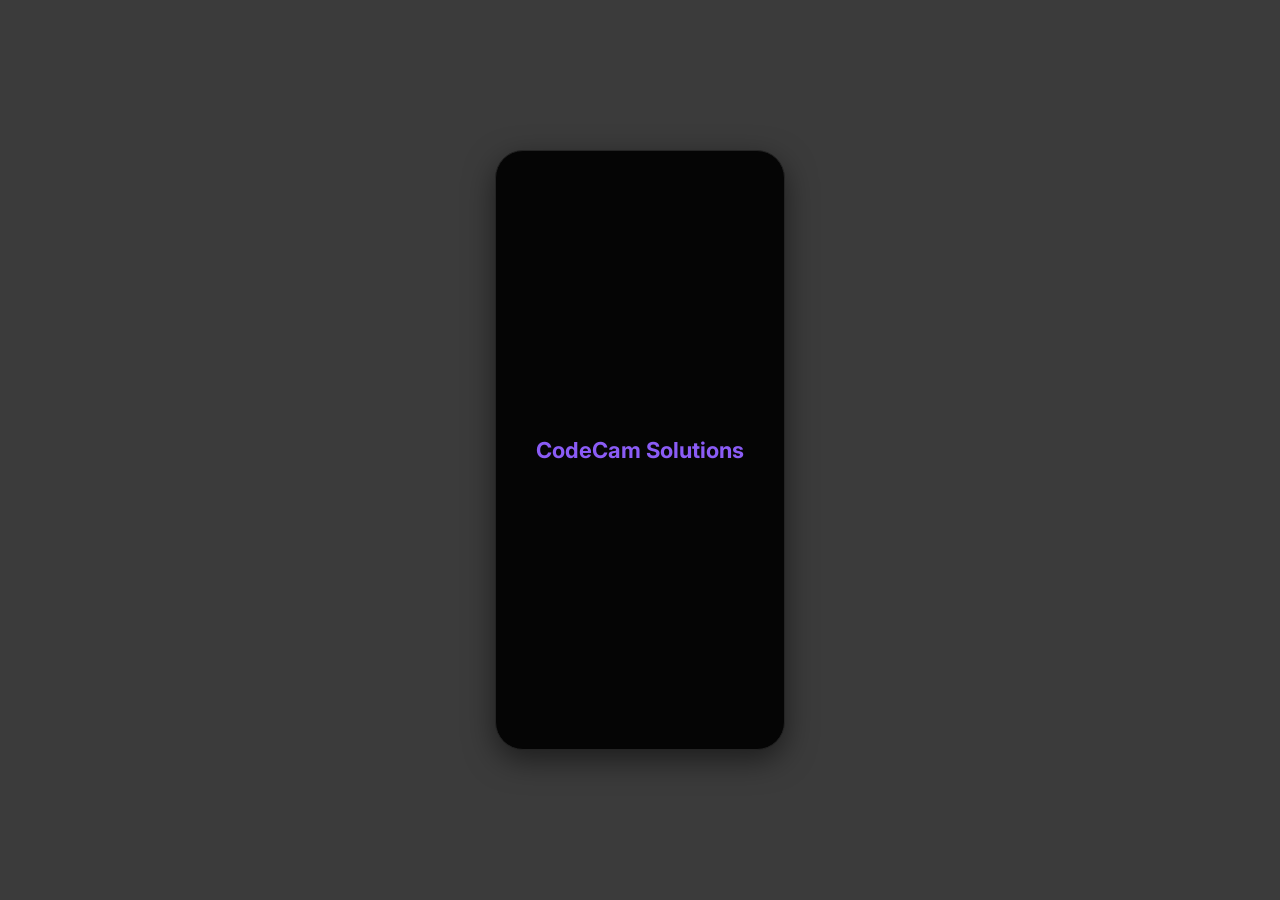
<file: index.html>
<!DOCTYPE html>
<html lang="pt-BR">
<head>
    <meta charset="UTF-8">
    <meta name="viewport" content="width=device-width, initial-scale=1.0">
    <title>CodeCam Solutions</title>
    <link rel="stylesheet" href="styles/style.css">
    <link rel="preconnect" href="https://fonts.googleapis.com">
    <link rel="preconnect" href="https://fonts.gstatic.com" crossorigin>
    <link href="https://fonts.googleapis.com/css2?family=Inter:wght@300;400;500;600;700&display=swap" rel="stylesheet">
</head>
<body>
    <script src="script/script.js"></script>
    <main class="container-geral">
        <section class="tela celular tela-inicial">
            <div class="logo-container">
                <h1>CodeCam Solutions</h1>
            </div>
        </section>
    </main>
</body>
</html>
</file>
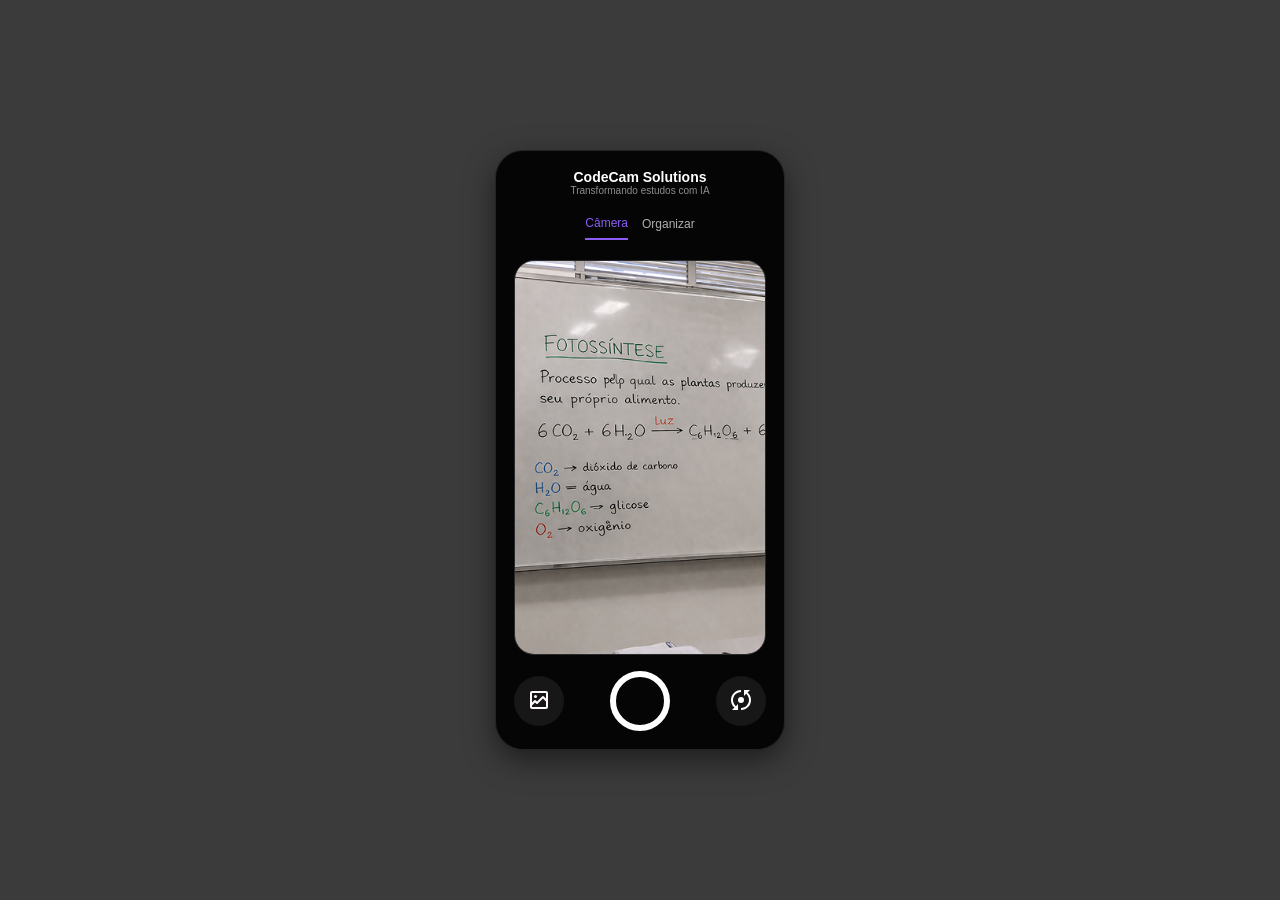
<file: pages/cam.html>
<!DOCTYPE html>
<html lang="en">
<head>
    <meta charset="UTF-8">
    <meta name="viewport" content="width=device-width, initial-scale=1.0">
    <title>CodeCam Solutions</title>
    <link rel="stylesheet" href="../styles/style.css">
</head>
<body>
    
    <section class="tela celular">
        <header class="topo">
            <div>
                <h2>CodeCam Solutions</h2>
                <p>Transformando estudos com IA</p>
            </div>
        </header>

        <nav class="abas">
            <button class="aba ativa">Câmera</button>
            <button class="aba" id="btn-organizar">Organizar</button>
        </nav>

        <div class="camera-area">
            <img src="../assets/foto-exemplo.png" alt="Foto do exercício">
        </div>

        <div class="camera-footer">
            <button class="btn-mini" id="btn-gallery"> <img src="../assets/galery.svg" alt="Galeria"> </button>
            <button class="btn-captura" id="btn-captura"></button>
            <button class="btn-mini"> <img src="../assets/reverse.svg" alt=""> </button>
        </div>

    </section>

    <script src="../script/script.js"></script>
</body>
</html>
</file>
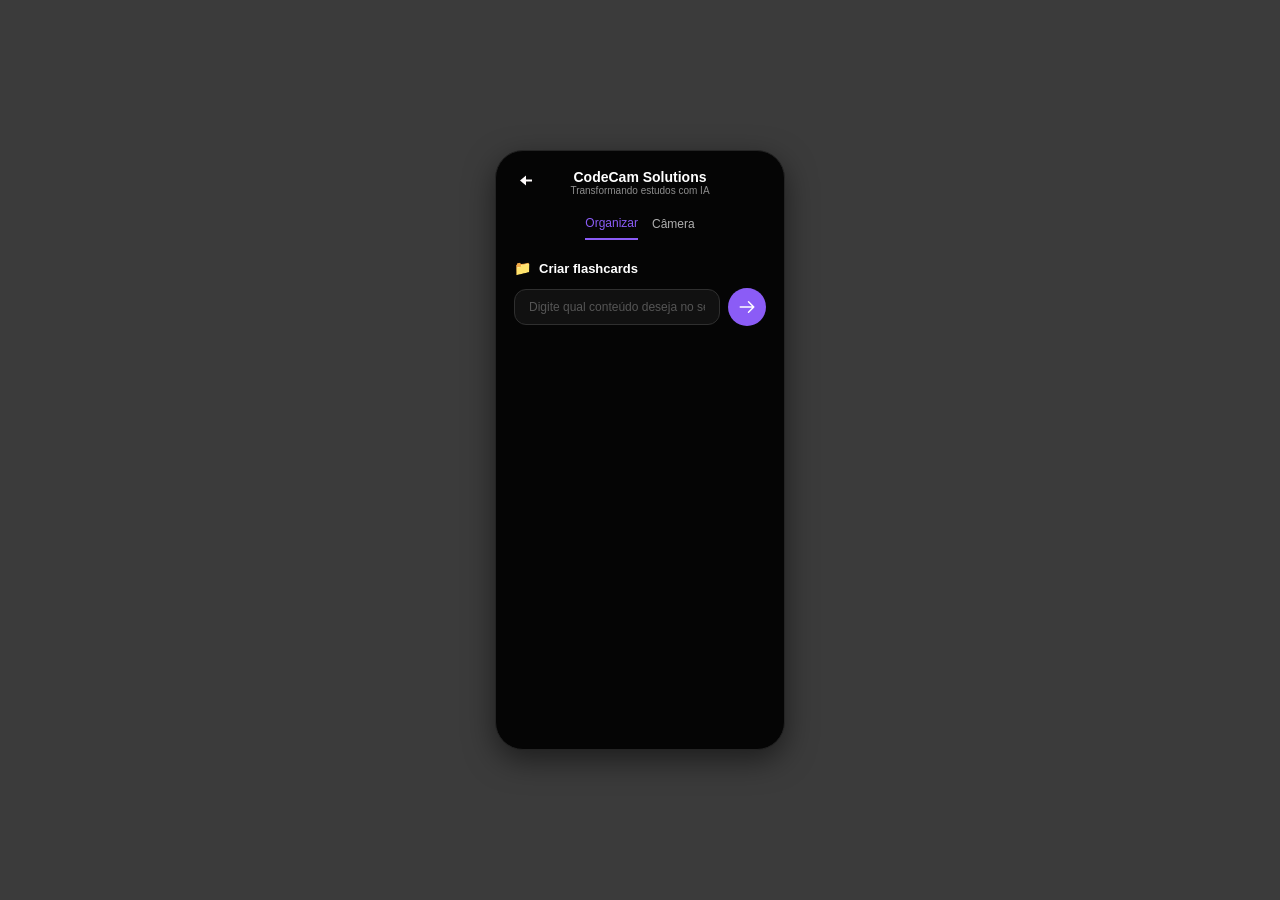
<file: pages/flashcards.html>
<!DOCTYPE html>
<html lang="pt-BR">
<head>
    <meta charset="UTF-8">
    <meta name="viewport" content="width=device-width, initial-scale=1.0">
    <title>Flashcards · CodeCam Solutions</title>
    <link rel="stylesheet" href="../styles/style.css">
</head>
<body>
    <section class="tela celular">

        <header class="topo">
            <button class="voltar" id="btn-voltar-flashcards">
                <img src="../assets/back.svg" alt="Voltar">
            </button>
            <div>
                <h2>CodeCam Solutions</h2>
                <p>Transformando estudos com IA</p>
            </div>
        </header>

        <nav class="abas">
            <button class="aba ativa">Organizar</button>
            <button class="aba" id="btn-camera-flash">Câmera</button>
        </nav>

        <div class="flash-header">
            <span class="flash-icone">📁</span>
            <h3 class="flash-titulo">Criar flashcards</h3>
        </div>

        <div class="flash-input-area">
            <input
                type="text"
                id="flash-input"
                class="flash-input"
                placeholder="Digite qual conteúdo deseja no seu resumo..."
            >
            <button class="flash-send" id="flash-send">
                <svg xmlns="http://www.w3.org/2000/svg" width="18" height="18"
                     fill="none" viewBox="0 0 24 24" stroke="currentColor">
                    <path stroke-linecap="round" stroke-linejoin="round" stroke-width="2"
                          d="M14 5l7 7m0 0l-7 7m7-7H3"/>
                </svg>
            </button>
        </div>

        <div class="flash-conteudo" id="flash-conteudo"></div>

        <div class="flash-rodape" id="flash-rodape" style="display:none;">
            <button class="btn-rodape-roxo" id="btn-salvar-flashcards" title="Salvar"> <img src="../assets/save.svg" alt=""> </button>
        </div>

        <div class="overlay-materias" id="overlay-materias"></div>
        <div class="caixa-materias" id="caixa-materias">
            <h3>Salvar em qual matéria?</h3>
            <div class="lista-materias">
                <button class="btn-materia" data-materia="História">História</button>
                <button class="btn-materia" data-materia="Matemática">Matemática</button>
                <button class="btn-materia" data-materia="Biologia">Biologia</button>
            </div>
        </div>

        <div class="popup-sucesso" id="popup-sucesso">
            <p>Flashcards adicionados com sucesso!</p>
        </div>

    </section>

    <script src="../script/script.js"></script>
</body>
</html>
</file>
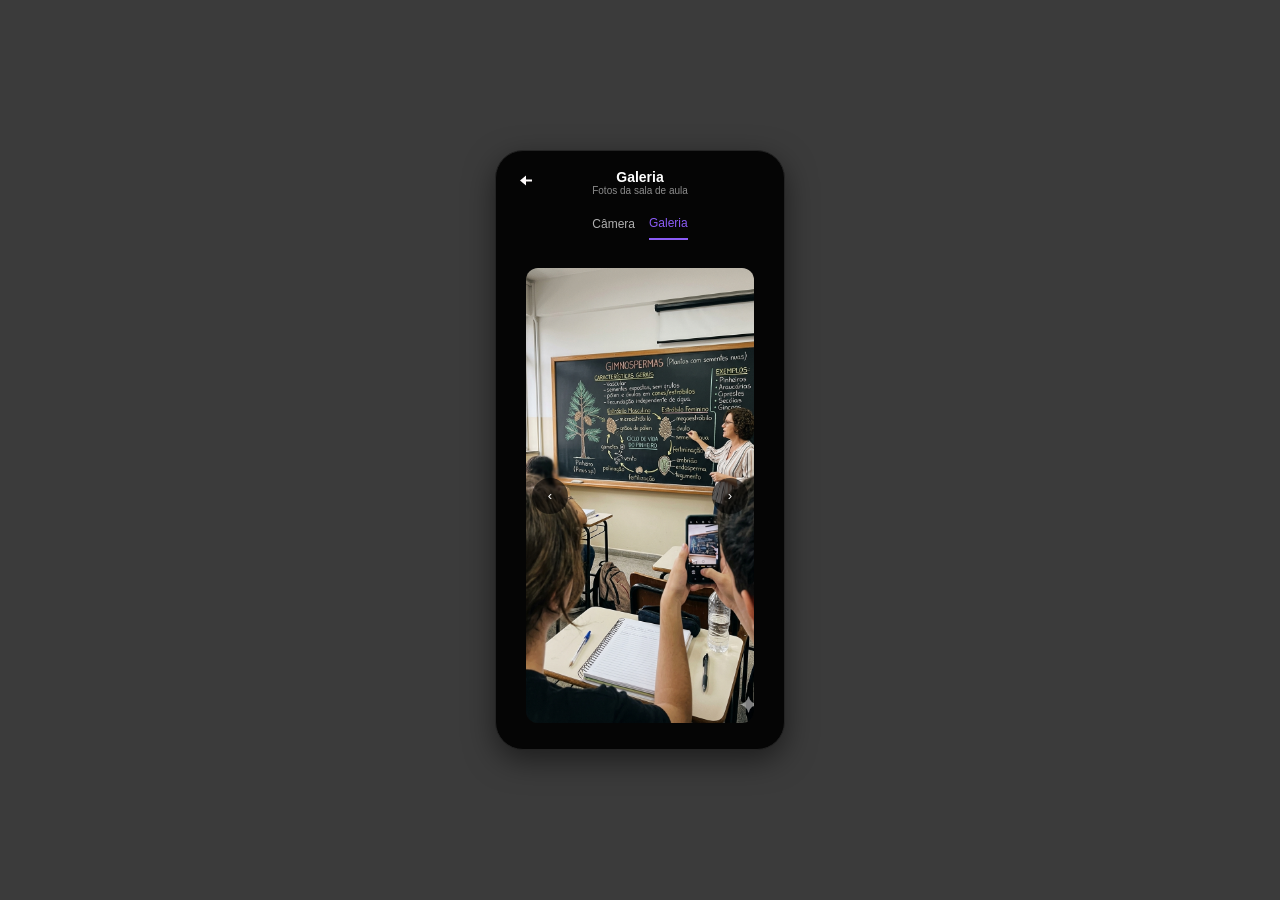
<file: pages/gallery.html>
<!DOCTYPE html>
<html lang="pt-BR">
<head>
    <meta charset="UTF-8">
    <meta name="viewport" content="width=device-width, initial-scale=1.0">
    <title>Galeria · CodeCam Solutions</title>
    <link rel="stylesheet" href="../styles/style.css">
</head>
<body>
    <section class="tela celular">

        <header class="topo">
            <button class="voltar" id="btn-voltar-gallery">
                <img src="../assets/back.svg" alt="Voltar">
            </button>
            <div>
                <h2>Galeria</h2>
                <p>Fotos da sala de aula</p>
            </div>
        </header>

        <nav class="abas">
            <button class="aba" id="btn-camera-from-gallery">Câmera</button>
            <button class="aba ativa">Galeria</button>
        </nav>

        <div class="gallery">
            <div class="carousel" id="carousel">
                <button class="carousel-btn prev" id="prevBtn">‹</button>
                <div class="carousel-track" id="carouselTrack">
                    <div class="carousel-slide"><img class="carousel-img" src="../assets/gimnospermas.png" alt="Foto 1"></div>
                    <div class="carousel-slide"><img class="carousel-img" src="../assets/foto-exemplo.png" alt="Foto 2"></div>
                    <div class="carousel-slide"><img class="carousel-img" src="../assets/bhaskara.png" alt="Foto 3"></div>
                </div>
                <button class="carousel-btn next" id="nextBtn">›</button>
            </div>
        </div>

    </section>

    <script>
        document.getElementById('btn-voltar-gallery').addEventListener('click', () => {
            window.location.href = 'cam.html';
        });
        const btnCamera = document.getElementById('btn-camera-from-gallery');
        if (btnCamera) btnCamera.addEventListener('click', () => window.location.href = 'cam.html');

        (function(){
            const track = document.getElementById('carouselTrack');
            const slides = Array.from(track.children);
            const prev = document.getElementById('prevBtn');
            const next = document.getElementById('nextBtn');
            let index = 0;

            function update() {
                const offset = -index * 100;
                track.style.transform = `translateX(${offset}%)`;
            }

            prev.addEventListener('click', () => {
                index = (index - 1 + slides.length) % slides.length;
                update();
            });
            next.addEventListener('click', () => {
                index = (index + 1) % slides.length;
                update();
            });

            document.addEventListener('keydown', (e) => {
                if (e.key === 'ArrowLeft') prev.click();
                if (e.key === 'ArrowRight') next.click();
            });
        })();
    </script>

</body>
</html>
</file>
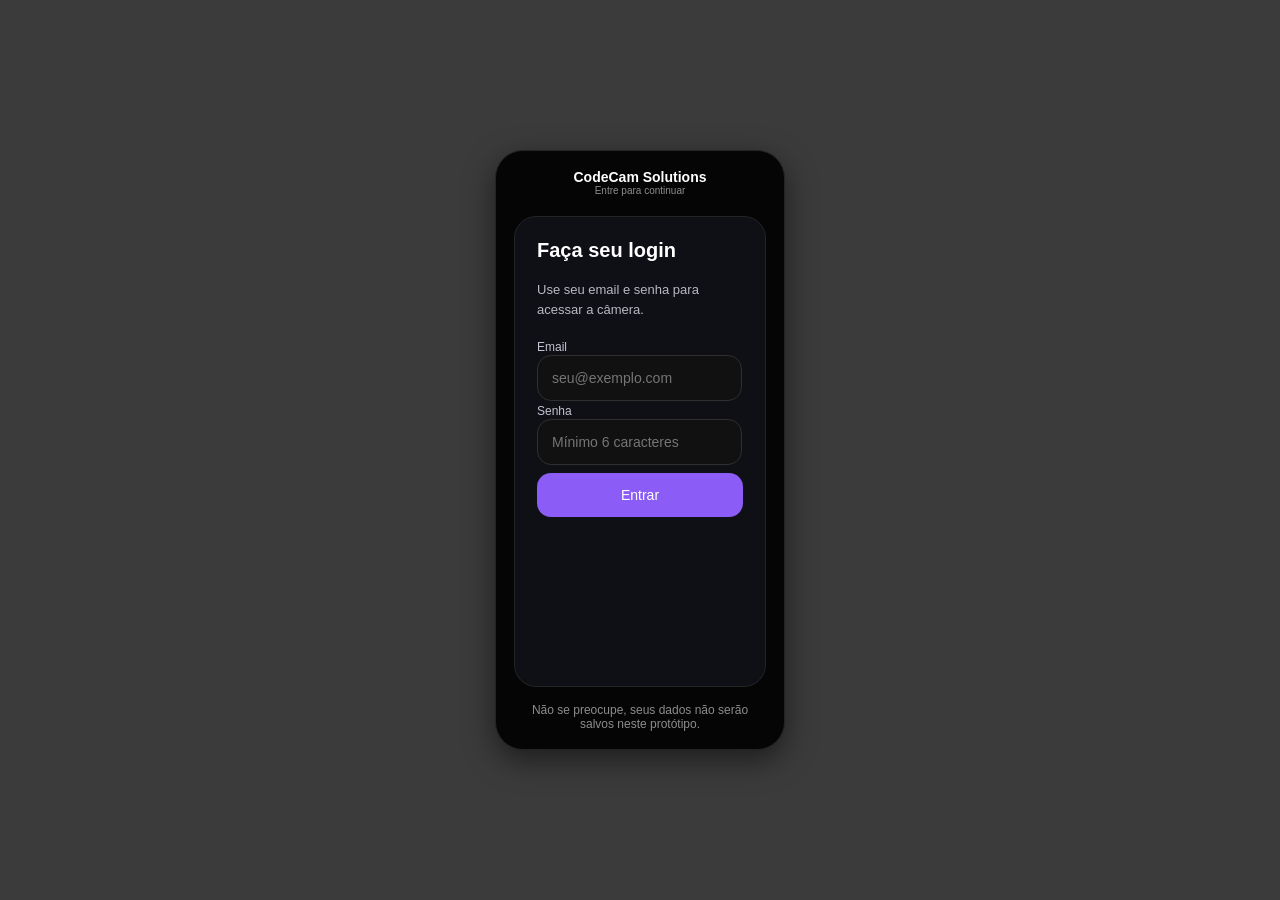
<file: pages/login.html>
<!DOCTYPE html>
<html lang="pt-BR">
<head>
    <meta charset="UTF-8">
    <meta name="viewport" content="width=device-width, initial-scale=1.0">
    <title>Login · CodeCam Solutions</title>
    <link rel="stylesheet" href="../styles/style.css">
</head>
<body>
    <section class="tela celular">
        <header class="topo">
            <div>
                <h2>CodeCam Solutions</h2>
                <p>Entre para continuar</p>
            </div>
        </header>

        <section class="login-content">
            <div class="login-card">
                <h3>Faça seu login</h3>
                <p>Use seu email e senha para acessar a câmera.</p>
                <form id="login-form">
                    <label for="email">Email</label>
                    <input type="email" id="email" name="email" placeholder="seu@exemplo.com" required>

                    <label for="senha">Senha</label>
                    <input type="password" id="senha" name="senha" placeholder="Mínimo 6 caracteres" required>

                    <button type="submit" class="btn-entrar">Entrar</button>
                </form>
            </div>
        </section>

        <footer class="login-footer">
            <p>Não se preocupe, seus dados não serão salvos neste protótipo.</p>
        </footer>
    </section>

    <script src="../script/script.js"></script>
</body>
</html>
</file>
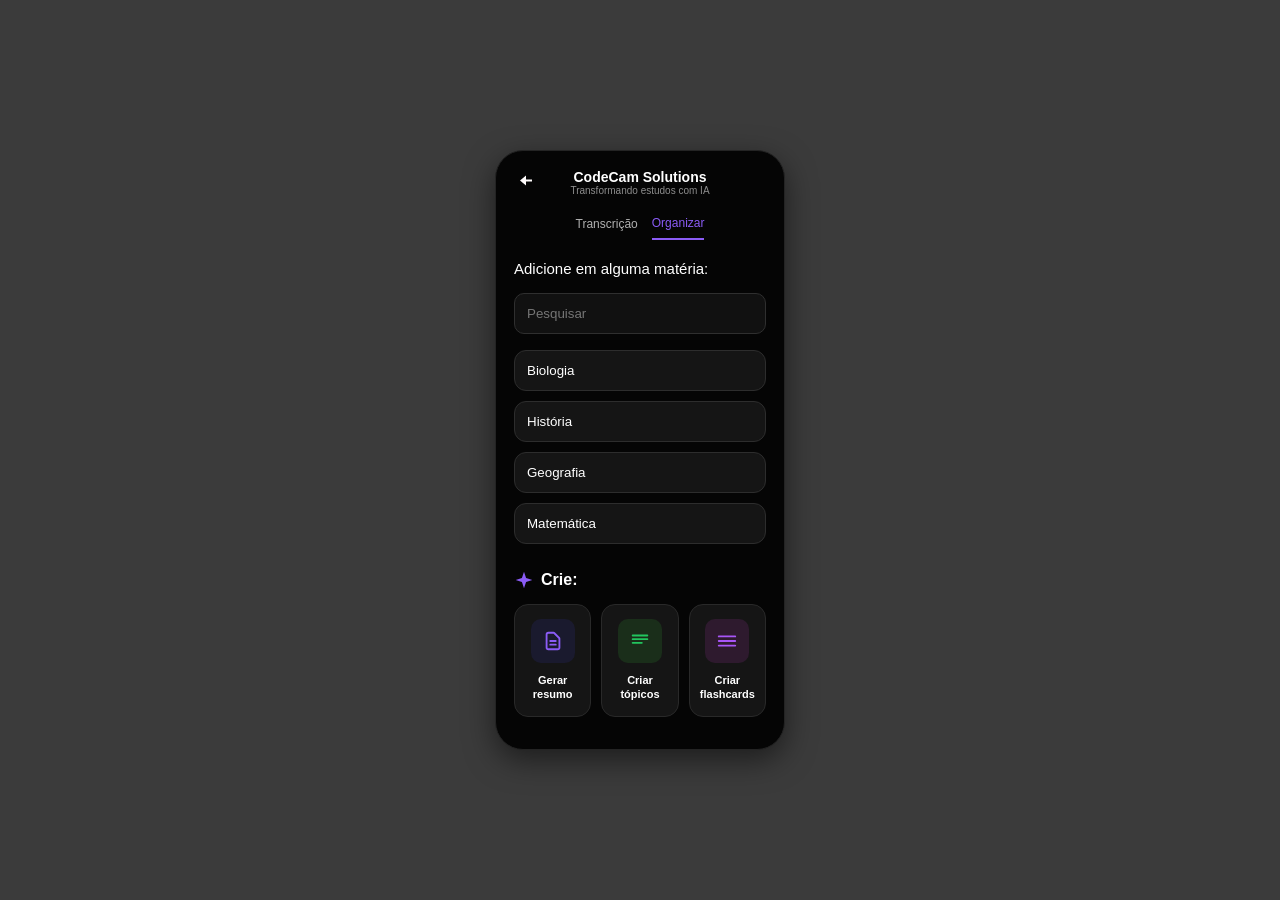
<file: pages/organize.html>
<!DOCTYPE html>
<html lang="en">
<head>
    <meta charset="UTF-8">
    <meta name="viewport" content="width=device-width, initial-scale=1.0">
    <title>CodeCam Solutions</title>
    <link rel="stylesheet" href="../styles/style.css">
</head>
<body>
    <section class="tela celular">
            <header class="topo">
                <button class="voltar" id="btn-voltar"> <img src="../assets/back.svg" alt=""></button>
                <div>
                    <h2>CodeCam Solutions</h2>
                    <p>Transformando estudos com IA</p>
                </div>
            </header>

            <nav class="abas">
                <button class="aba" id="btn-transcricao">Transcrição</button>
                <button class="aba ativa">Organizar</button>
            </nav>

            <section class="categorias">
                <p>Adicione em alguma matéria:</p>
                <input type="text" placeholder="Pesquisar">
                

                <div class="lista-categorias">
                    <button class="categoria">Biologia</button>
                    <button class="categoria">História</button>
                    <button class="categoria">Geografia</button>
                    <button class="categoria">Matemática</button>
                </div>
            </section>

            <section class="favoritos">
                <h3>
                    <svg xmlns="http://www.w3.org/2000/svg" width="20" height="20"
                    viewBox="0 0 24 24" fill="#8b5cf6" style="vertical-align:middle; margin-right:6px;">
                        <path d="M12 2L9.5 9.5 2 12l7.5 2.5L12 22l2.5-7.5L22 12l-7.5-2.5Z"/>
                    </svg>
                    Crie:
                </h3>

            <div class="cards-favoritos">
                <button class="favorito-card" id="resumo-card">
                    <div class="favorito-icone resumo-icone">
                        <svg xmlns="http://www.w3.org/2000/svg" width="22" height="22"
                            fill="none" viewBox="0 0 24 24" stroke="currentColor">
                            <path stroke-linecap="round" stroke-linejoin="round" stroke-width="2"
                            d="M9 12h6m-6 4h6m2 5H7a2 2 0 01-2-2V5a2 2 0 012-2h5.586a1 1 0 01.707.293l5.414 5.414a1 1 0 01.293.707V19a2 2 0 01-2 2z"/>
                        </svg>
                    </div>
                    <h4>Gerar resumo</h4>
                </button>

    <button class="favorito-card" id="btn-topicos">
        <div class="favorito-icone topicos-icone">
            <svg xmlns="http://www.w3.org/2000/svg" width="22" height="22"
                 fill="none" viewBox="0 0 24 24" stroke="currentColor">
                <path stroke-linecap="round" stroke-linejoin="round" stroke-width="2"
                      d="M4 6h16M4 10h16M4 14h10"/>
            </svg>
        </div>
        <h4>Criar tópicos</h4>
    </button>

    <button class="favorito-card" id="btn-flashcards">
        <div class="favorito-icone flashcards-icone">
            <svg xmlns="http://www.w3.org/2000/svg" width="22" height="22"
                 fill="none" viewBox="0 0 24 24" stroke="currentColor">
                <path stroke-linecap="round" stroke-linejoin="round" stroke-width="2"
                      d="M3 7h18M3 12h18M3 17h18"/>
            </svg>
        </div>
        <h4>Criar flashcards</h4>
    </button>
</div>
            </section>
        </section>

        <script src="../script/script.js"></script>
</body>
</html>
</file>
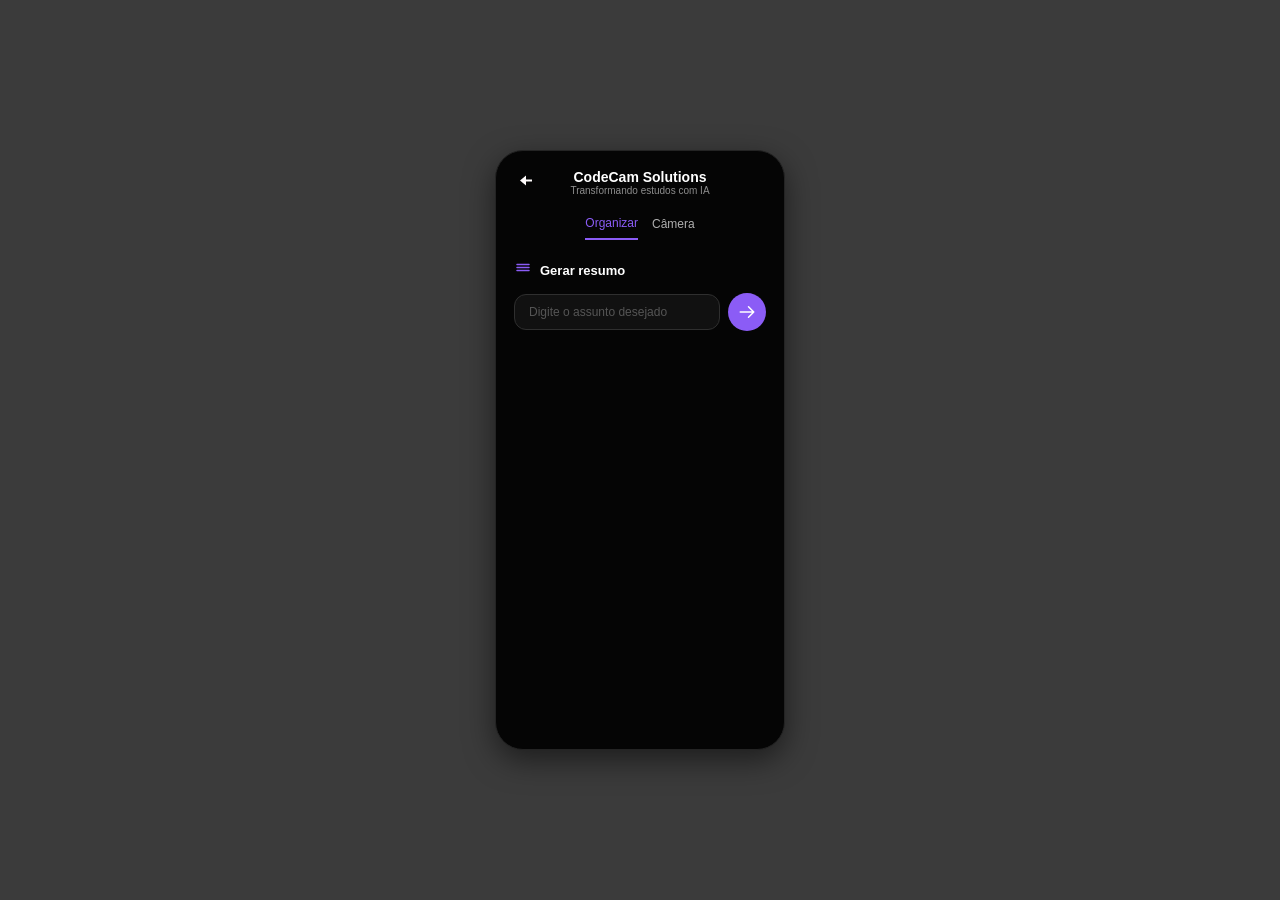
<file: pages/summary.html>
<!DOCTYPE html>
<html lang="pt-BR">
<head>
  <meta charset="UTF-8" />
  <meta name="viewport" content="width=device-width, initial-scale=1.0" />
  <title>Gerar Resumo · CodeCam Solutions</title>
  <link rel="stylesheet" href="../styles/style.css">
</head>
<body>
  <section class="tela celular">

    <header class="topo">
      <button class="voltar" id="btn-summary-voltar">
        <img src="../assets/back.svg" alt="Voltar">
      </button>
      <div>
        <h2>CodeCam Solutions</h2>
        <p>Transformando estudos com IA</p>
      </div>
    </header>

    <nav class="abas">
      <button class="aba ativa">Organizar</button>
      <button class="aba" id="btn-camera">Câmera</button>
    </nav>

    <div class="flash-header">
      <span class="flash-icone">
        <svg xmlns="http://www.w3.org/2000/svg" width="18" height="18"
             fill="none" viewBox="0 0 24 24" stroke="#8b5cf6" stroke-width="2">
          <path stroke-linecap="round" stroke-linejoin="round"
                d="M4 6h16M4 10h16M4 14h16"/>
        </svg>
      </span>
      <h3 class="flash-titulo">Gerar resumo</h3>
    </div>

    <div class="flash-input-area">
      <input
        type="text"
        id="summary-input"
        class="flash-input"
        placeholder="Digite o assunto desejado"
      >
      <button class="flash-send" id="summary-send">
        <svg xmlns="http://www.w3.org/2000/svg" width="18" height="18"
             fill="none" viewBox="0 0 24 24" stroke="currentColor">
          <path stroke-linecap="round" stroke-linejoin="round" stroke-width="2"
                d="M14 5l7 7m0 0l-7 7m7-7H3"/>
        </svg>
      </button>
    </div>

    <div class="topicos-conteudo" id="summary-conteudo"></div>

    <div class="flash-rodape" id="summary-rodape" style="display:none;">
      <button class="btn-rodape-roxo" id="btn-salvar-summary" title="Salvar"> <img src="../assets/save.svg" alt=""> </button>
    </div>

    <div class="overlay-materias" id="overlay-materias"></div>
    <div class="caixa-materias" id="caixa-materias">
      <h3>Salvar em qual matéria?</h3>
      <div class="lista-materias">
        <button class="btn-materia" data-materia="História">História</button>
        <button class="btn-materia" data-materia="Matemática">Matemática</button>
        <button class="btn-materia" data-materia="Biologia">Biologia</button>
      </div>
    </div>

    <div class="popup-sucesso" id="popup-sucesso">
      <p>Resumo adicionado com sucesso!</p>
    </div>

  </section>

  <script src="../script/script.js"></script>
</body>
</html>
</file>
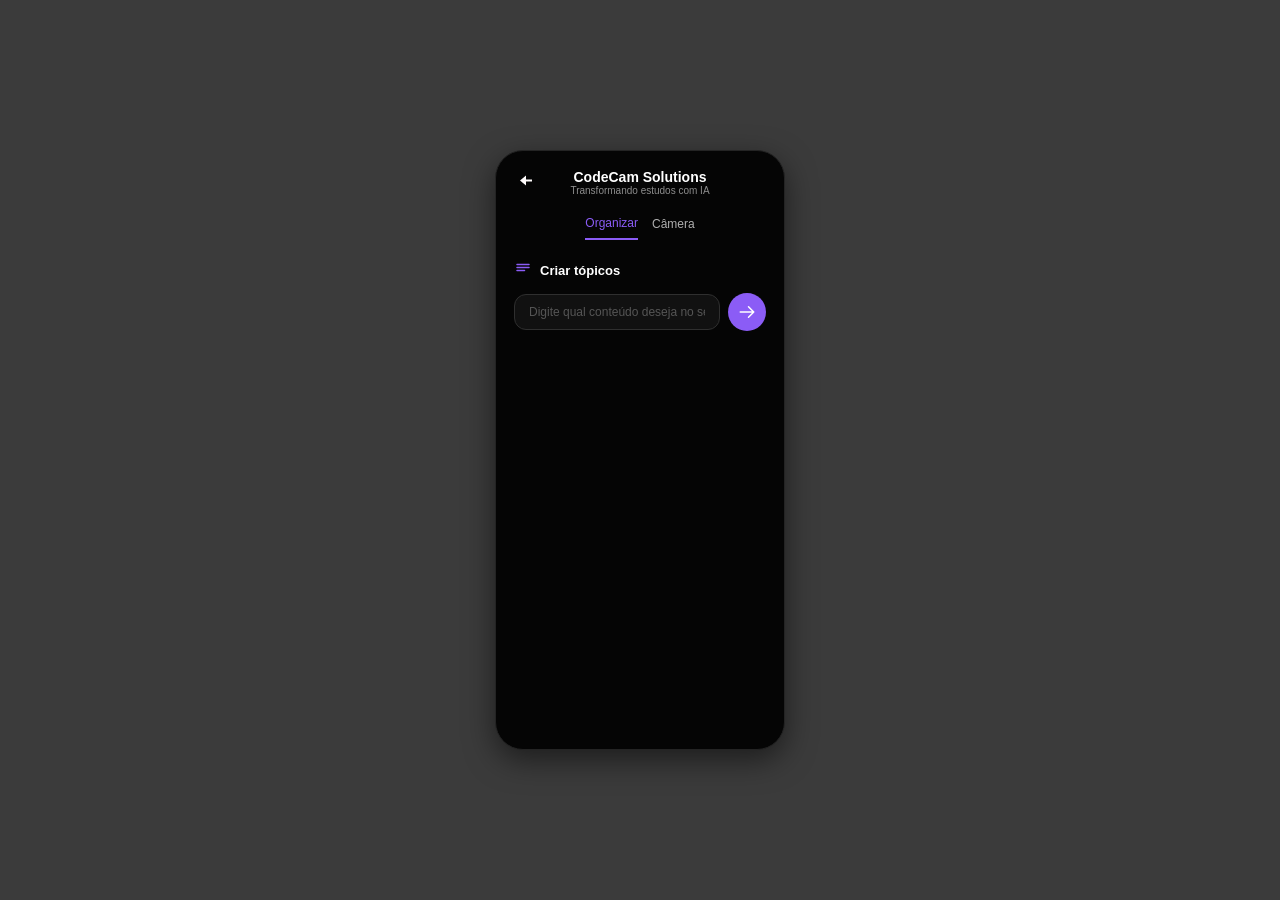
<file: pages/topicos.html>
<!DOCTYPE html>
<html lang="pt-BR">
<head>
    <meta charset="UTF-8">
    <meta name="viewport" content="width=device-width, initial-scale=1.0">
    <title>Criar Tópicos · CodeCam Solutions</title>
    <link rel="stylesheet" href="../styles/style.css">
</head>
<body>
    <section class="tela celular">

        <header class="topo">
            <button class="voltar" id="btn-voltar-topicos">
                <img src="../assets/back.svg" alt="Voltar">
            </button>
            <div>
                <h2>CodeCam Solutions</h2>
                <p>Transformando estudos com IA</p>
            </div>
        </header>

        <nav class="abas">
            <button class="aba ativa">Organizar</button>
            <button class="aba" id="btn-camera-topicos">Câmera</button>
        </nav>

<div class="flash-header">
    <span class="flash-icone">
        <svg xmlns="http://www.w3.org/2000/svg" width="18" height="18"
             fill="none" viewBox="0 0 24 24" stroke="#8b5cf6" stroke-width="2">
            <path stroke-linecap="round" stroke-linejoin="round"
                  d="M4 6h16M4 10h16M4 14h10"/>
        </svg>
    </span>
    <h3 class="flash-titulo">Criar tópicos</h3>
</div>

        <div class="flash-input-area">
            <input
                type="text"
                id="topicos-input"
                class="flash-input"
                placeholder="Digite qual conteúdo deseja no seu resumo..."
            >
            <button class="flash-send" id="topicos-send">
                <svg xmlns="http://www.w3.org/2000/svg" width="18" height="18"
                     fill="none" viewBox="0 0 24 24" stroke="currentColor">
                    <path stroke-linecap="round" stroke-linejoin="round" stroke-width="2"
                          d="M14 5l7 7m0 0l-7 7m7-7H3"/>
                </svg>
            </button>
        </div>

        <div class="topicos-conteudo" id="topicos-conteudo"></div>

        <div class="flash-rodape" id="topicos-rodape" style="display:none;">
            <button class="btn-rodape-roxo" id="btn-salvar-topicos" title="Salvar"> <img src="../assets/save.svg" alt=""> </button>
        </div>

        <div class="overlay-materias" id="overlay-materias"></div>
        <div class="caixa-materias" id="caixa-materias">
            <h3>Salvar em qual matéria?</h3>
            <div class="lista-materias">
                <button class="btn-materia" data-materia="História">História</button>
                <button class="btn-materia" data-materia="Matemática">Matemática</button>
                <button class="btn-materia" data-materia="Biologia">Biologia</button>
            </div>
        </div>

        <div class="popup-sucesso" id="popup-sucesso">
            <p>Tópicos adicionados com sucesso!</p>
        </div>

    </section>

    <script src="../script/script.js"></script>
</body>
</html>
</file>
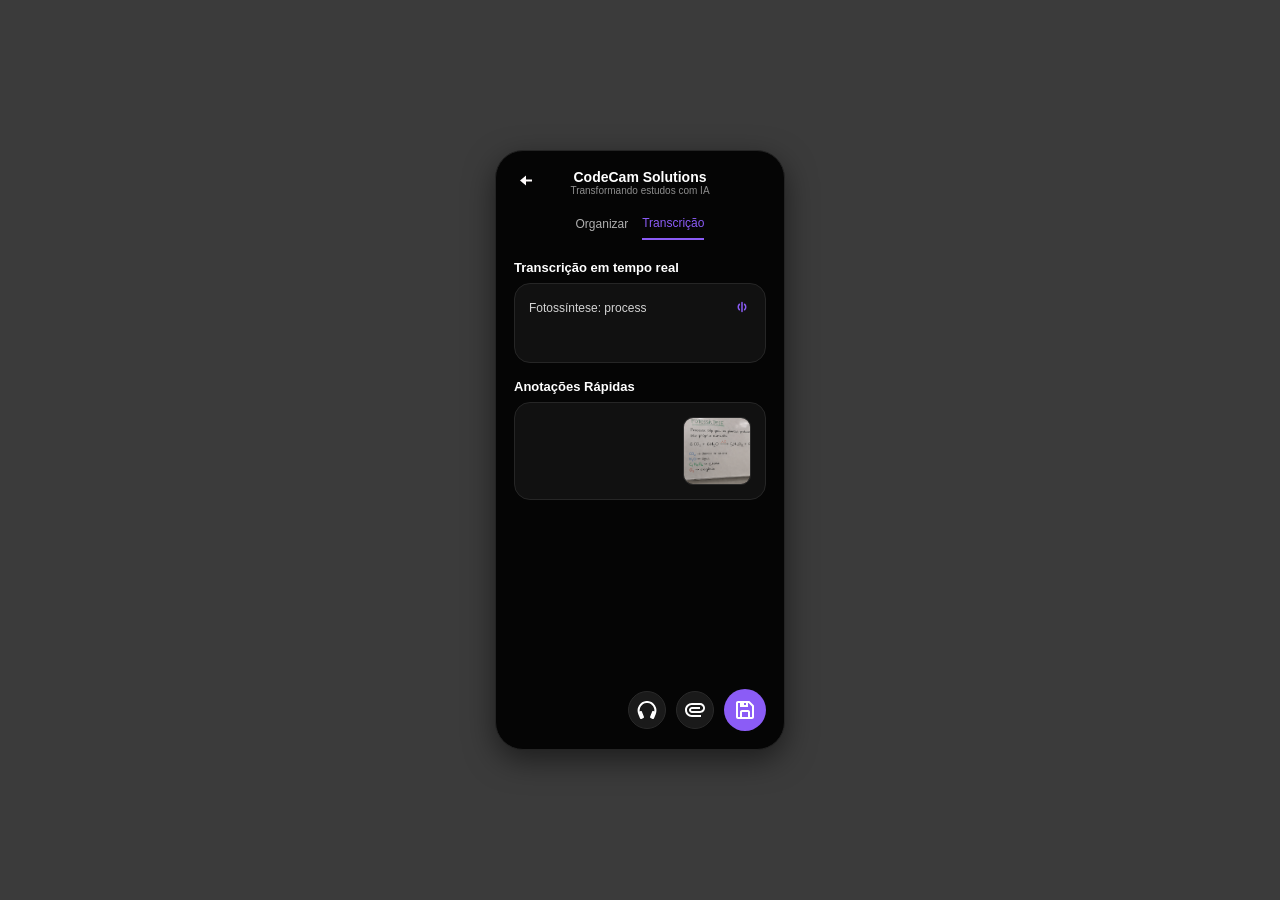
<file: pages/transcricao.html>
<!DOCTYPE html>
<html lang="pt-BR">
<head>
    <meta charset="UTF-8">
    <meta name="viewport" content="width=device-width, initial-scale=1.0">
    <title>Transcrição · CodeCam Solutions</title>
    <link rel="stylesheet" href="../styles/style.css">
</head>
<body>
    <section class="tela celular">

        <header class="topo">
            <button class="voltar" id="btn-fechar">
                <img src="../assets/back.svg" alt="Fechar">
            </button>
            <div>
                <h2>CodeCam Solutions</h2>
                <p>Transformando estudos com IA</p>
            </div>
        </header>

        <nav class="abas">
            <button class="aba" id="btn-organizar">Organizar</button>
            <button class="aba ativa">Transcrição</button>
        </nav>

        <div class="conteudo-transcricao">

            <section class="secao-card">
                <h3 class="secao-titulo">Transcrição em tempo real</h3>
                <div class="card-transcricao">
                    <p class="texto-transcricao" id="texto-transcricao"></p>
                    <button class="btn-audio" id="btn-audio" title="Ouvir transcrição">
                        <svg xmlns="http://www.w3.org/2000/svg" width="18" height="18"
                             fill="none" viewBox="0 0 24 24" stroke="currentColor">
                            <path stroke-linecap="round" stroke-linejoin="round" stroke-width="2"
                                  d="M15.536 8.464a5 5 0 010 7.072M12 6v12m-3.536-9.536a5 5 0 000 7.072"/>
                        </svg>
                    </button>
                </div>
            </section>

            <section class="secao-card">
                <h3 class="secao-titulo">Anotações Rápidas</h3>
                <div class="card-anotacoes">
                    <ul class="lista-anotacoes" id="lista-anotacoes"></ul>
                    <div class="miniatura-foto">
                        <img src="../assets/foto-exemplo.png" alt="Foto capturada">
                    </div>
                </div>
            </section>

        </div>

        <div class="rodape-transcricao">
            <button class="btn-rodape-icone" title="Ouvir">
               <img src="../assets/headphone-alt.svg" alt="">
            </button>
            <button class="btn-rodape-icone" title="Anexar">
                <img src="../assets/paperclip.svg" alt="">
            </button>
            <button class="btn-rodape-roxo" id="btn-salvar" title="Salvar"> <img src="../assets/save.svg" alt=""> </button>
        </div>

        <div class="overlay-materias" id="overlay-materias"></div>
        <div class="caixa-materias" id="caixa-materias">
            <h3>Salvar em qual matéria?</h3>
            <div class="lista-materias">
                <button class="btn-materia" data-materia="História">História</button>
                <button class="btn-materia" data-materia="Matemática">Matemática</button>
                <button class="btn-materia" data-materia="Biologia">Biologia</button>
            </div>
        </div>

        <div class="popup-sucesso" id="popup-sucesso">
            <p>Matéria adicionada com sucesso!</p>
        </div>

    </section>

    <script src="../script/script.js"></script>
</body>
</html>
</file>
<file: styles/style.css>
* {
    margin: 0;
    padding: 0;
    box-sizing: border-box;
}

body {
    background: #3b3b3b;
    font-family: 'Inter', sans-serif;
    min-height: 100vh;
    display: flex;
    justify-content: center;
    align-items: center;
    padding: 40px;
}

.container-geral {
    width: 100%;
    display: flex;
    flex-wrap: wrap;
    justify-content: center;
    gap: 40px;
}

.celular {
    width: 290px;
    height: 600px;
    background: #050505;
    border-radius: 28px;
    border: 1px solid #242424;
    overflow: hidden;
    position: relative;
    display: flex;
    flex-direction: column;
    padding: 18px;
    box-shadow: 0 10px 30px rgba(0,0,0,0.5);
}

.tela-inicial {
    justify-content: center;
    align-items: center;
}

.logo-container h1 {
    color: #8b5cf6;
    font-size: 22px;
    font-weight: 700;
}

.login-content {
    display: flex;
    justify-content: center;
    flex: 1;
}

.login-card {
    width: 100%;
    display: flex;
    flex-direction: column;
    gap: 18px;
    background: #0f0f16;
    border: 1px solid #242424;
    border-radius: 22px;
    padding: 22px;
}

.login-card h3 {
    color: white;
    font-size: 20px;
}

.login-card p {
    color: #b9b9c3;
    font-size: 13px;
    line-height: 1.5;
}

.login-card label {
    color: #c3c3d1;
    font-size: 12px;
}

.login-card input {
    background: #111111;
    border: 1px solid #2f2f2f;
    border-radius: 14px;
    padding: 14px;
    color: white;
    font-size: 14px;
}

.btn-entrar {
    margin-top: 8px;
    width: 100%;
    border: none;
    border-radius: 14px;
    padding: 14px;
    background: #8b5cf6;
    color: white;
    font-size: 14px;
    cursor: pointer;
}

.login-footer {
    margin-top: 16px;
    color: #8d8d8d;
    font-size: 12px;
    text-align: center;
}

.topo {
    display: flex;
    align-items: center;
    justify-content: center;
    gap: 14px;
    margin-bottom: 20px;
    position: relative;
}

.topo div {
    text-align: center;
}

.topo h2 {
    color: white;
    font-size: 14px;
}

.topo p {
    color: #8d8d8d;
    font-size: 10px;
}

.voltar {
    background: transparent;
    border: none;
    color: white;
    font-size: 18px;
    cursor: pointer;
    position: absolute;
    left: 0;
    top: 50%;
    transform: translateY(-50%);
}

.abas {
    display: flex;
    justify-content: center;
    gap: 14px;
    margin-bottom: 20px;
}

.aba {
    background: transparent;
    border: none;
    color: #b0b0b0;
    font-size: 12px;
    padding-bottom: 8px;
    cursor: pointer;
}

.aba.ativa {
    color: #8b5cf6;
    border-bottom: 2px solid #8b5cf6;
}

.camera-area {
    flex: 1;
    border-radius: 20px;
    overflow: hidden;
    border: 1px solid #2a2a2a;
}

.camera-area img {
    width: 100%;
    height: 100%;
    object-fit: cover;
}

.camera-footer {
    display: flex;
    justify-content: space-between;
    align-items: center;
    margin-top: 16px;
}

.btn-captura {
    width: 60px;
    height: 60px;
    border-radius: 50%;
    border: 6px solid white;
    background: transparent;
    cursor: pointer
}

.btn-mini {
    background: #171717;
    border: none;
    width: 50px;
    height: 50px;
    border-radius: 50%;
    color: white;
    cursor: pointer;
}

.conteudo-resposta {
    flex: 1;
    overflow-y: auto;
}

.card-resposta {
    background: #111111;
    border: 1px solid #262626;
    border-radius: 18px;
    padding: 18px;
    display: flex;
    flex-direction: column;
    gap: 14px;
}

.card-resposta h3 {
    color: white;
}

.card-resposta p,
.card-resposta li {
    color: #d4d4d4;
    font-size: 13px;
    line-height: 1.6;
}

.card-resposta ul {
    padding-left: 20px;
}

.card-resposta img {
    width: 100%;
    border-radius: 12px;
}

.botao-flutuante {
    position: absolute;
    right: 20px;
    bottom: 20px;
    width: 50px;
    height: 50px;
    border-radius: 50%;
    border: none;
    background: #8b5cf6;
    color: white;
    font-size: 24px;
    cursor: pointer;
}

.categorias {
    display: flex;
    flex-direction: column;
    gap: 16px;
}

.categorias p{
    font-size: 15px;
    color: white;
    
}

.categorias input {
    background: #111111;
    border: 1px solid #2f2f2f;
    border-radius: 10px;
    padding: 12px;
    color: white;
}

.lista-categorias {
    display: flex;
    flex-direction: column;
    gap: 10px;
}

.lista-categorias button {
    background: #151515;
    border: 1px solid #2d2d2d;
    border-radius: 12px;
    padding: 12px;
    color: white;
    text-align: left;
    cursor: pointer;
    transition: 0.3s;
}

.lista-categorias button:hover {
    background: #8b5cf6;
}

.favoritos {
    margin-top: 26px;
}

.favoritos h3 {
    color: white;
    margin-bottom: 14px;
    font-size: 16px;
    display: flex;
    align-items: center;
    gap: 1px;
}

.cards-favoritos {
    display: flex;
    gap: 10px;
}

.favorito-card {
    flex: 1;
    background: #151515;
    border: 1px solid #292929;
    border-radius: 14px;
    padding: 14px 10px;
    cursor: pointer;
    display: flex;
    flex-direction: column;
    align-items: center;
    gap: 10px;
    min-width: 0;
}

.favorito-card h4 {
    color: white;
    font-size: 11px;
    text-align: center;
    line-height: 1.3;
    margin: 0;
}

.favorito-icone {
    width: 44px;
    height: 44px;
    border-radius: 10px;
    display: flex;
    align-items: center;
    justify-content: center;
}

.resumo-icone {
    background: #1a1a2e;
    color: #8b5cf6;
}

.resumo-icone svg { stroke: #8b5cf6; }

.topicos-icone {
    background: #1a2e1a;
    color: #22c55e;
}

.topicos-icone svg { stroke: #22c55e; }

.flashcards-icone {
    background: #2e1a2e;
    color: #a855f7;
}

.flashcards-icone svg { stroke: #a855f7; }

.chat-container {
    flex: 1;
    display: flex;
    flex-direction: column;
    gap: 14px;
    overflow-y: auto;
}

.mensagem {
    max-width: 80%;
    padding: 14px;
    border-radius: 16px;
    font-size: 13px;
    line-height: 1.5;
}

.usuario {
    align-self: flex-end;
    background: linear-gradient(135deg, #8b5cf6, #6d28d9);
    color: white;
}

.ia {
    align-self: flex-start;
    background: #1a1a1a;
    border: 1px solid #2d2d2d;
    color: #e2e2e2;
}

.chat-footer {
    display: flex;
    gap: 10px;
    margin-top: 16px;
}

.chat-footer input {
    flex: 1;
    background: #111111;
    border: 1px solid #2f2f2f;
    border-radius: 12px;
    padding: 12px;
    color: white;
}

.chat-footer button {
    width: 45px;
    border: none;
    border-radius: 12px;
    background: #8b5cf6;
    color: white;
    cursor: pointer;
}


.conteudo-resumo {
    flex: 1;
    display: flex;
    flex-direction: column;
    gap: 18px;
}

.summary-abas {
    display: flex;
    justify-content: center;
    gap: 40px;
    margin-bottom: 20px;
}

.summary-titulo {
    display: flex;
    align-items: center;
    gap: 8px;
    color: white;
}

.summary-titulo p {
    font-size: 13px;
    font-weight: 600;
}

.summary-input {
    display: flex;
    align-items: center;
    gap: 10px;
}

.summary-input input {
    flex: 1;
    height: 46px;
    background: #111111;
    border: 1px solid #2f2f2f;
    border-radius: 14px;
    padding: 0 14px;
    color: white;
    font-size: 12px;
    outline: none;
}

.summary-input input::placeholder {
    color: #8f8f8f;
}

.btn-enviar {
    width: 46px;
    height: 46px;
    border-radius: 50%;
    border: none;
    background: #8b5cf6;
    color: white;
    cursor: pointer;
    display: flex;
    align-items: center;
    justify-content: center;
}

.caixa-resumo {
    flex: 1;
    background: #0d0d0d;
    border-radius: 22px;
    margin-top: 8px;
}

@media (max-width: 768px) {

    body {
        padding: 20px;
    }

    .container-geral {
        flex-direction: column;
        align-items: center;
    }

}

.conteudo-transcricao {
    flex: 1;
    overflow-y: auto;
    display: flex;
    flex-direction: column;
    gap: 16px;
    padding-bottom: 8px;
}

.secao-card {
    display: flex;
    flex-direction: column;
    gap: 8px;
}

.secao-titulo {
    color: #ffffff;
    font-size: 13px;
    font-weight: 600;
}

.card-transcricao {
    background: #111111;
    border: 1px solid #262626;
    border-radius: 16px;
    padding: 14px;
    position: relative;
    min-height: 80px;
}

.texto-transcricao {
    color: #d4d4d4;
    font-size: 12px;
    line-height: 1.7;
    padding-right: 28px;
}

.btn-audio {
    position: absolute;
    top: 12px;
    right: 12px;
    background: transparent;
    border: none;
    color: #8b5cf6;
    cursor: pointer;
    padding: 2px;
}

.btn-audio.tocando {
    color: #a78bfa;
    animation: pulsar 1.2s ease-in-out infinite;
}

@keyframes pulsar {
    0%, 100% { opacity: 1; }
    50% { opacity: 0.4; }
}

.card-anotacoes {
    background: #111111;
    border: 1px solid #262626;
    border-radius: 16px;
    padding: 14px;
    display: flex;
    justify-content: space-between;
    align-items: flex-start;
    gap: 10px;
}

.lista-anotacoes {
    flex: 1;
    padding-left: 16px;
    display: flex;
    flex-direction: column;
    gap: 8px;
}

.lista-anotacoes li {
    color: #d4d4d4;
    font-size: 12px;
    line-height: 1.5;
    opacity: 0;
    transform: translateX(-8px);
    transition: opacity 0.4s ease, transform 0.4s ease;
}

.lista-anotacoes li.visivel {
    opacity: 1;
    transform: translateX(0);
}

.miniatura-foto {
    width: 68px;
    height: 68px;
    border-radius: 10px;
    overflow: hidden;
    border: 1px solid #2a2a2a;
    flex-shrink: 0;
}

.miniatura-foto img {
    width: 100%;
    height: 100%;
    object-fit: cover;
}

.rodape-transcricao {
    display: flex;
    align-items: center;
    justify-content: flex-end;
    gap: 10px;
    margin-top: 12px;
}

.btn-rodape-icone {
    background: #1a1a1a;
    border: 1px solid #2a2a2a;
    border-radius: 50%;
    width: 38px;
    height: 38px;
    display: flex;
    align-items: center;
    justify-content: center;
    color: #aaaaaa;
    cursor: pointer;
    transition: background 0.2s;
}

.btn-rodape-icone:hover {
    background: #252525;
    color: white;
}

.btn-rodape-roxo {
    width: 42px;
    height: 42px;
    border-radius: 50%;
    border: none;
    background: #8b5cf6;
    color: white;
    font-size: 22px;
    cursor: pointer;
    display: flex;
    align-items: center;
    justify-content: center;
    transition: background 0.2s;
}

.btn-rodape-roxo:hover {
    background: #7c3aed;
}

.flash-header {
    display: flex;
    align-items: center;
    gap: 8px;
    margin-bottom: 12px;
}

.flash-icone {
    font-size: 14px;
}

.flash-titulo {
    color: #ffffff;
    font-size: 13px;
    font-weight: 600;
}

.flash-input-area {
    display: flex;
    gap: 8px;
    align-items: center;
    margin-bottom: 16px;
}

.flash-input {
    flex: 1;
    background: #111111;
    border: 1px solid #2f2f2f;
    border-radius: 12px;
    padding: 10px 14px;
    color: white;
    font-size: 12px;
    outline: none;
}

.flash-input::placeholder {
    color: #555;
}

.flash-send {
    width: 38px;
    height: 38px;
    border-radius: 50%;
    border: none;
    background: #8b5cf6;
    color: white;
    cursor: pointer;
    display: flex;
    align-items: center;
    justify-content: center;
    flex-shrink: 0;
    transition: background 0.2s;
}

.flash-send:hover {
    background: #7c3aed;
}

.flash-conteudo {
    flex: 1;
    overflow-y: auto;
    display: flex;
    flex-direction: column;
    gap: 10px;
}

.flash-pensando {
    color: #888;
    font-size: 13px;
    text-align: center;
    margin-top: 20px;
    animation: piscar 1.2s ease-in-out infinite;
}

@keyframes piscar {
    0%, 100% { opacity: 1; }
    50% { opacity: 0.3; }
}

.flash-card-wrapper {
    height: 68px;
    perspective: 800px;
    cursor: pointer;
    opacity: 0;
    transform: translateY(10px);
    transition: opacity 0.35s ease, transform 0.35s ease;
    margin-right: 2px;
}

.flash-card-wrapper.visivel {
    opacity: 1;
    transform: translateY(0);
}

.flash-card-inner {
    position: relative;
    width: 100%;
    height: 100%;
    transform-style: preserve-3d;
    transition: transform 0.45s ease;
}

.flash-card-wrapper.virado .flash-card-inner {
    transform: rotateY(180deg);
}

.flash-card-frente,
.flash-card-verso {
    position: absolute;
    width: 100%;
    height: 100%;
    border-radius: 14px;
    padding: 10px 16px;
    display: flex;
    justify-content: space-between;
    align-items: center;
    backface-visibility: hidden;
    -webkit-backface-visibility: hidden;
}

.flash-card-frente p,
.flash-card-verso p {
    color: #ffffff;
    font-size: 12px;
    line-height: 1.4;
    flex: 1;
    padding-right: 8px;
}

.flash-card-frente.pergunta {
    background: #7c3aed;
}

.flash-card-wrapper:nth-child(1) .flash-card-frente.pergunta { background: #7c3aed; }
.flash-card-wrapper:nth-child(2) .flash-card-frente.pergunta { background: #16a34a; }
.flash-card-wrapper:nth-child(3) .flash-card-frente.pergunta { background: #0e7490; }
.flash-card-wrapper:nth-child(4) .flash-card-frente.pergunta { background: #6d28d9; }

.flash-card-verso.resposta {
    background: #0f0f13;
    border-width: 2px;
    border-style: solid;
    transform: rotateY(180deg);
}

.flash-card-wrapper:nth-child(1) .flash-card-verso.resposta { border-color: #7c3aed; }
.flash-card-wrapper:nth-child(2) .flash-card-verso.resposta { border-color: #16a34a; }
.flash-card-wrapper:nth-child(3) .flash-card-verso.resposta { border-color: #0e7490; }
.flash-card-wrapper:nth-child(4) .flash-card-verso.resposta { border-color: #6d28d9; }

.flash-audio {
    background: transparent;
    border: none;
    color: rgba(255,255,255,0.7);
    cursor: pointer;
    flex-shrink: 0;
    padding: 2px;
}

.flash-card.visivel {
    opacity: 1;
    transform: translateY(0);
}

.flash-card p {
    color: #ffffff;
    font-size: 12px;
    line-height: 1.5;
    flex: 1;
    padding-right: 8px;
}

.flash-card .flash-audio {
    background: transparent;
    border: none;
    color: rgba(255,255,255,0.7);
    cursor: pointer;
    flex-shrink: 0;
    padding: 2px;
}

.flash-rodape {
    display: flex;
    justify-content: flex-end;
    margin-top: 10px;
}

.topicos-conteudo {
    flex: 1;
    overflow-y: auto;
    display: flex;
    flex-direction: column;
    gap: 0;
    padding-top: 8px;
}

.topicos-pensando {
    color: #888;
    font-size: 13px;
    text-align: center;
    margin-top: 20px;
    animation: piscar 1.2s ease-in-out infinite;
}

.topicos-bloco {
    opacity: 0;
    transform: translateY(8px);
    transition: opacity 0.35s ease, transform 0.35s ease;
    padding: 6px 0;
}

.topicos-bloco.visivel {
    opacity: 1;
    transform: translateY(0);
}

.topicos-bloco-titulo {
    display: flex;
    align-items: center;
    gap: 6px;
    font-size: 13px;
    font-weight: 600;
    color: #ffffff;
    margin-bottom: 4px;
}

.topicos-bloco-titulo span.emoji {
    font-size: 14px;
}

.topicos-lista {
    list-style: none;
    padding: 0;
    margin: 0 0 4px 0;
    display: flex;
    flex-direction: column;
    gap: 2px;
}

.topicos-lista li {
    font-size: 12px;
    color: #c0c0c0;
    padding-left: 14px;
    position: relative;
    line-height: 1.5;
}

.topicos-lista li::before {
    content: "•";
    position: absolute;
    left: 4px;
    color: #8b5cf6;
}

.topicos-lista li ul {
    list-style: none;
    padding: 0;
    margin: 2px 0 0 10px;
}

.topicos-lista li ul li {
    font-size: 11px;
    color: #999;
    padding-left: 14px;
}

.topicos-lista li ul li::before {
    content: "◦";
    color: #6d28d9;
}

.topicos-audio-btn {
    background: transparent;
    border: none;
    color: rgba(255,255,255,0.5);
    cursor: pointer;
    padding: 4px;
    display: flex;
    align-items: center;
    margin-top: 2px;
    align-self: flex-end;
}

.topicos-conteudo::-webkit-scrollbar {
    width: 3px;
}

.topicos-conteudo::-webkit-scrollbar-track {
    background: transparent;
}

.topicos-conteudo::-webkit-scrollbar-thumb {
    background: #3d3d50;
    border-radius: 10px;
}

.topicos-conteudo::-webkit-scrollbar-thumb:hover {
    background: #8b5cf6;
}

.overlay-materias {
    position: absolute;
    top: 0;
    left: 0;
    width: 100%;
    height: 100%;
    background: rgba(0, 0, 0, 0.7);
    display: none;
    z-index: 98;
}

.caixa-materias {
    position: absolute;
    bottom: 100px;
    left: 50%;
    transform: translateX(-50%);
    background: #111111;
    border: 1px solid #2a2a2a;
    border-radius: 18px;
    padding: 20px;
    z-index: 99;
    display: none;
    min-width: 200px;
    box-shadow: 0 10px 30px rgba(0, 0, 0, 0.8);
    animation: slideUp 0.3s ease-out;
}

@keyframes slideUp {
    from {
        opacity: 0;
        transform: translateX(-50%) translateY(20px);
    }
    to {
        opacity: 1;
        transform: translateX(-50%) translateY(0);
    }
}

.caixa-materias h3 {
    color: white;
    font-size: 14px;
    margin-bottom: 16px;
    text-align: center;
}

.lista-materias {
    display: flex;
    flex-direction: column;
    gap: 10px;
}

.btn-materia {
    background: #1a1a1a;
    border: 1px solid #2d2d2d;
    border-radius: 12px;
    padding: 12px;
    color: white;
    font-size: 13px;
    cursor: pointer;
    transition: all 0.3s ease;
}

.btn-materia:hover {
    background: #8b5cf6;
    border-color: #8b5cf6;
}

.caixa-materias.visivel,
.overlay-materias.visivel {
    display: block;
}


.popup-sucesso {
    position: absolute;
    top: 50%;
    left: 50%;
    transform: translate(-50%, -50%);
    background: #1a1a1a;
    border: 2px solid #8b5cf6;
    border-radius: 16px;
    padding: 16px 20px;
    z-index: 100;
    display: none;
    text-align: center;
    box-shadow: 0 20px 40px rgba(139, 92, 246, 0.3);
    animation: popupShow 0.3s ease-out;
    max-width: calc(100% - 32px);
    max-height: calc(100% - 32px);
    width: auto;
    overflow-y: auto;
    box-sizing: border-box;
}

@keyframes popupShow {
    from {
        opacity: 0;
        transform: translate(-50%, -50%) scale(0.8);
    }
    to {
        opacity: 1;
        transform: translate(-50%, -50%) scale(1);
    }
}

.popup-sucesso p {
    color: #e8e4f3;
    font-size: 16px;
    font-weight: 600;
}

.popup-sucesso.visivel {
    display: block;
}

/* Carousel / gallery styles (responsive to celular container) */
.gallery {
    flex: 1;
    display: flex;
    align-items: center;
    justify-content: center;
    padding: 8px 12px;
}
.carousel {
    position: relative;
    width: 100%;
    max-width: 100%;
    height: 100%;
    overflow: hidden;
    border-radius: 12px;
    box-sizing: border-box;
    display: flex;
    align-items: center;
}
.carousel-track {
    display: flex;
    transition: transform 0.35s ease;
    height: 100%;
    align-items: center;
}
.carousel-slide {
    min-width: 100%;
    height: 100%;
    display: flex;
    align-items: center;
    justify-content: center;
    background: #0d0d0d;
    position: relative;
}
.carousel-img {
    width: 100%;
    height: 100%;
    border-radius: 8px;
    object-fit: cover;
    display: block;
}
.carousel-btn {
    position: absolute;
    top: 50%;
    transform: translateY(-50%);
    background: rgba(0,0,0,0.6);
    color: white;
    border: none;
    width: 36px;
    height: 36px;
    border-radius: 50%;
    display: flex;
    align-items: center;
    justify-content: center;
    cursor: pointer;
    z-index: 120;
}
.carousel-btn.prev { left: 6px; }
.carousel-btn.next { right: 6px; }
</file>
